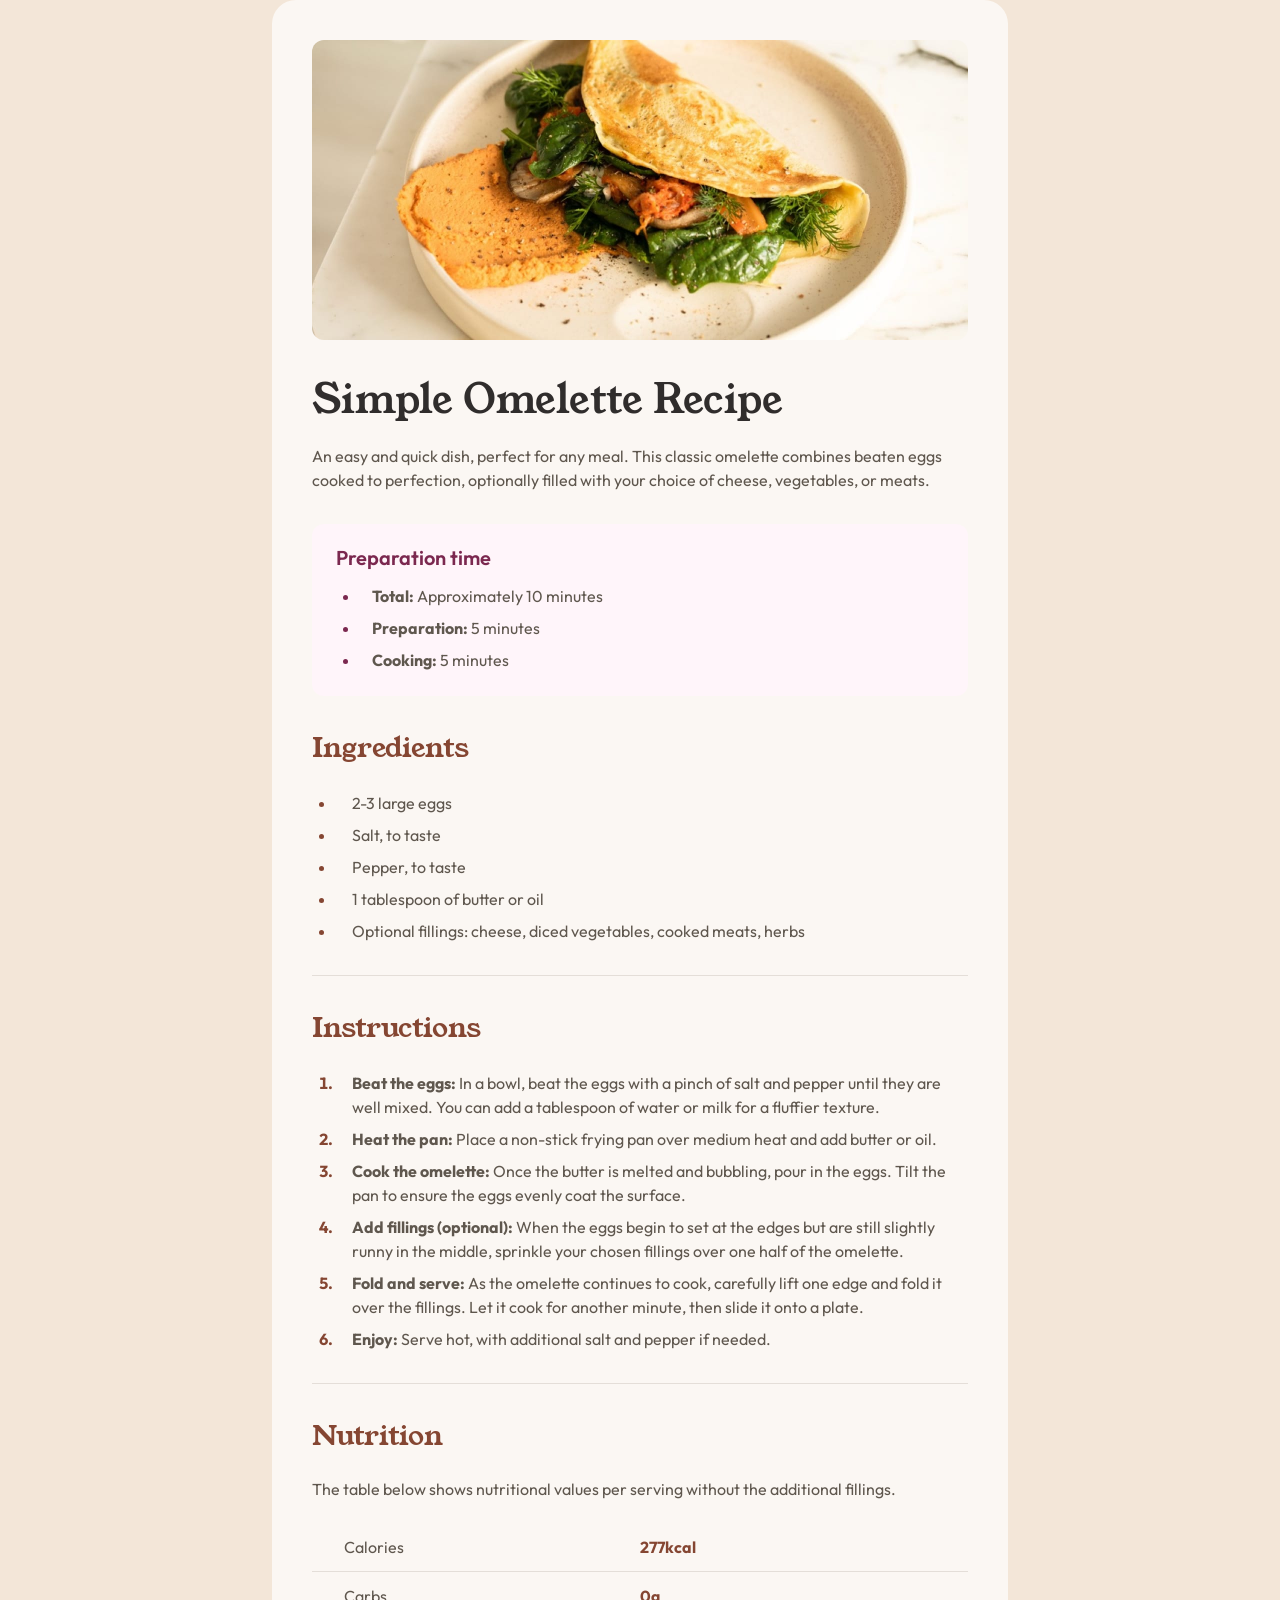
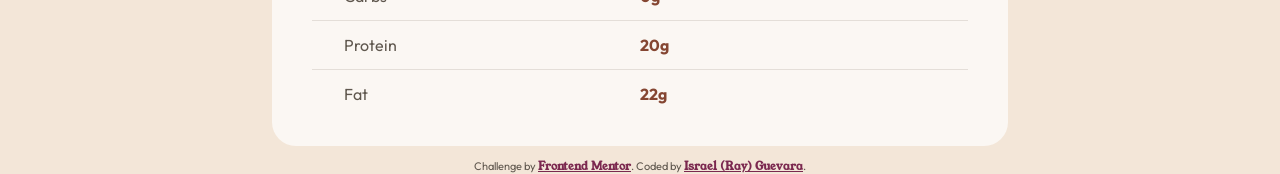
<file: index.html>
<!doctype html>
<html lang="en">
  <head>
    <meta charset="UTF-8" />
    <meta name="viewport" content="width=device-width, initial-scale=1.0" />
    <!-- displays site properly based on user's device -->

    <link
      rel="icon"
      type="image/png"
      sizes="32x32"
      href="assets/images/favicon-32x32.png?v=2"
    />

    <title>Frontend Mentor | Recipe page</title>

    <link rel="stylesheet" href="styles.css" />
  </head>
  <body>
    <!-- Main landmark: is the central topic of the HTML document -->
    <main>
      <!-- Article: self-contained, independant and reusable element -->
      <article class="recipe-card">
        <img
          class="recipe-card__img"
          src="assets/images/image-omelette.jpeg"
          alt=""
        />
        <!-- 
  STRUCTURAL INNER ROOM: 
  This container decouples text content from the hero image hierarchy. It allows the image to remain "Full-Bleed" (touching the edges) on mobile while providing the necessary "bubble wrap" (padding) to the text sections to ensure structural integrity and optimal legibility on small screens. 
  -->
        <div class="recipe-card__media-query-text">
          <!-- Header: introductory content -->
          <header>
            <h1 class="recipe-card__title">Simple Omelette Recipe</h1>
            <p class="recipe-card__description">
              An easy and quick dish, perfect for any meal. This classic
              omelette combines beaten eggs cooked to perfection, optionally
              filled with your choice of cheese, vegetables, or meats.
            </p>
          </header>

          <!-- Section: generic standalone section of a document, usually has a heading -->
          <section class="recipe-card__preparation-stats">
            <h3 class="recipe-card__preparation-time">Preparation time</h3>
            <!-- Unordered list: by default rendered as a bulleted list -->
            <ul class="recipe-card__prep-list">
              <li>
                <!-- Time: represents a specific period of time, translate dates into machine-readeble format -->
                <time datetime="PT10M"
                  ><span class="recipe-card__time-head">Total:</span>
                  Approximately 10 minutes</time
                >
              </li>
              <li>
                <time datetime="PT5M"
                  ><span class="recipe-card__time-head">Preparation:</span> 5
                  minutes</time
                >
              </li>
              <li>
                <time datetime="PT5M"
                  ><span class="recipe-card__time-head">Cooking:</span> 5
                  minutes</time
                >
              </li>
            </ul>
          </section>

          <section>
            <h2 class="recipe-card__subtitle">Ingredients</h2>
            <ul class="recipe-card__ingredient-list">
              <li class="recipe-card__ingredient-item">
                <p>2-3 large eggs</p>
              </li>
              <li class="recipe-card__ingredient-item">
                <p>Salt, to taste</p>
              </li>
              <li class="recipe-card__ingredient-item">
                <p>Pepper, to taste</p>
              </li>
              <li class="recipe-card__ingredient-item">
                <p>1 tablespoon of butter or oil</p>
              </li>
              <li class="recipe-card__ingredient-item">
                <p>
                  Optional fillings: cheese, diced vegetables, cooked meats,
                  herbs
                </p>
              </li>
            </ul>
          </section>

          <hr />

          <section>
            <h2 class="recipe-card__subtitle">Instructions</h2>
            <!-- Ordered list: redered as a numbered list, using its attrribute type you can chose letters, Roman numerals o plain numbers (default) -->
            <ol class="recipe-card__instruction-list">
              <li>
                <p>
                  <span class="recipe-card__instruction-step"
                    >Beat the eggs:</span
                  >
                  In a bowl, beat the eggs with a pinch of salt and pepper until
                  they are well mixed. You can add a tablespoon of water or milk
                  for a fluffier texture.
                </p>
              </li>
              <li>
                <p>
                  <span class="recipe-card__instruction-step"
                    >Heat the pan:</span
                  >
                  Place a non-stick frying pan over medium heat and add butter
                  or oil.
                </p>
              </li>
              <li>
                <p>
                  <span class="recipe-card__instruction-step"
                    >Cook the omelette:</span
                  >
                  Once the butter is melted and bubbling, pour in the eggs. Tilt
                  the pan to ensure the eggs evenly coat the surface.
                </p>
              </li>
              <li>
                <p>
                  <span class="recipe-card__instruction-step"
                    >Add fillings (optional):</span
                  >
                  When the eggs begin to set at the edges but are still slightly
                  runny in the middle, sprinkle your chosen fillings over one
                  half of the omelette.
                </p>
              </li>
              <li>
                <p>
                  <span class="recipe-card__instruction-step"
                    >Fold and serve:</span
                  >
                  As the omelette continues to cook, carefully lift one edge and
                  fold it over the fillings. Let it cook for another minute,
                  then slide it onto a plate.
                </p>
              </li>
              <li>
                <p>
                  <span class="recipe-card__instruction-step">Enjoy:</span>
                  Serve hot, with additional salt and pepper if needed.
                </p>
              </li>
            </ol>
          </section>

          <hr />

          <section>
            <h2 class="recipe-card__subtitle">Nutrition</h2>
            <p>
              The table below shows nutritional values per serving without the
              additional fillings.
            </p>
            <!-- Table: this element represents tabular-data using rows and columns -->
            <table class="recipe-card__table">
              <caption class="recipe-card__caption-sr-only">
                Nutrition per serving
              </caption>
              <!-- Table body: encapsulates a series of rows (tr) -->
              <tbody>
                <tr>
                  <!-- Table header: head of a table group, representing calories, carbs, protein -->
                  <th>Calories</th>
                  <!-- Table data: it contains the actual data, like 277kcal, 0g, 20g -->
                  <td>277kcal</td>
                </tr>
                <tr>
                  <th>Carbs</th>
                  <td>0g</td>
                </tr>

                <tr>
                  <th>Protein</th>
                  <td>20g</td>
                </tr>

                <tr>
                  <th>Fat</th>
                  <td>22g</td>
                </tr>
              </tbody>
            </table>
          </section>
        </div>
      </article>
    </main>

    <footer class="attribution">
      Challenge by
      <a
        href="https://www.frontendmentor.io?ref=challenge"
        target="_blank"
        rel="noopener noreferrer"
        >Frontend Mentor</a
      >. Coded by
      <a
        href="https://github.com/ezra1492"
        target="_blank"
        rel="noopener noreferrer"
        >Israel (Ray) Guevara</a
      >.
    </footer>
  </body>
</html>
</file>
<file: styles.css>
/* ============== 
 BOX MODEL RESET ↓
================= */
*,
*::before,
*::after {
  box-sizing: border-box;
  margin: 0;
  padding: 0;
}

/* ===== 
 FONTS ↓
======== */

@font-face {
  font-family: "Outfit";
  src: url(assets/fonts/outfit/Outfit-VariableFont_wght.woff2) format("woff2"); /* By declaring the format the browser reads it and in case it isn't supported, the user won't spend data in assets the browser won't be able to use */
  font-weight: 100 900; /* covers all weights (100-900) to save loading time */
  font-style: normal;
  font-display: swap; /* Accessibility: shows fallback font while oufit loads */
}

@font-face {
  font-family: "Young Serif";
  src: url(assets/fonts/young-serif/YoungSerif-Regular.woff2) format("woff2");
  font-weight: 400; /* used for the recipe title */
  font-style: normal;
  font-display: swap;
}

/* Entiendo que es recomendable transformar las fuentes de ttf a woff2 para hacerlas más ligeras y que carguen más rápido */

/* =================
DESIGN TOKEN VAULT ↓
==================== */
:root {
  /* ------
  SPACING ↓
  --------- */

  /* PRIMITIVE SPACING (The what, raw units) */
  --sp-1600: 8rem; /* 128px */
  --sp-600: 3rem; /* 48px */
  --sp-500: 2.5rem; /* 40px */
  --sp-450: 2.25rem; /* 36px */
  --sp-400: 2rem; /* 32px */
  --sp-350: 1.75rem; /* 28px */
  --sp-300: 1.5rem; /* 24px */
  --sp-250: 1.25rem; /* 20px */
  --sp-200: 1rem; /* 16px */
  --sp-150: 0.75rem; /* 12px */
  --sp-100: 0.5rem; /* 8px */

  /* ATTRIBUTION */
  --sp-fs-footer: 0.6875rem; /* 11px */
  --sp-br-footer: 0.25rem; /* 4px */

  /* VIEWPORT BOUNDARIES */
  --sp-wd-min: 23.4375rem; /* 375px Mobile, min-width */
  --sp-wd-max: 46rem; /* 736px Dessktop, max-width */

  /* SEMANTIC SPACING (the why, the purpose) */
  --wd-recipe-card: clamp(var(--sp-wd-min), 90vw, var(--sp-wd-max));

  /* FONT SIZE */
  --fs-title: var(--sp-500); /* 40px */
  --fs-subtitle: var(--sp-350); /* 28px */
  --fs-prep-time: var(--sp-250); /* 20px */
  --fs-paragraph: var(--sp-200); /* 16px */
  --fs-footer: var(--sp-fs-footer); /* 11px */
  --fs-mq-title: var(--sp-450); /* 36px */

  /* PADDING: Internal 'bubble wrap' for our boxes*/
  --pd-recipe-card: var(--sp-500);
  --pd-prep-time: var(--sp-300);
  --pd-ul: var(--sp-300); /* Moves the entire list container */
  --pd-list: var(--sp-200); /* Internal space for every line in the item */
  --pd-instructions: var(--sp-300);
  --pd-th: var(--sp-400);
  --pd-table: var(--sp-150) 0;
  --pd-media-query: 0 var(--sp-400) var(--sp-500);
  --pd-mq-ul: var(--sp-200);

  /* MARGIN: Empty space between separate boxes */
  --mrg-title: var(--sp-500) 0 var(--sp-300);
  --mrg-subtitle: var(--sp-300);
  --mrg-description: var(--sp-400);
  --mrg-prep-time: var(--sp-200);
  --mrg-list-bottom: var(--sp-100);
  --mrg-hr: var(--sp-400) 0;
  --mrg-attribution: var(--sp-150);

  /* TEXT INDENT: Only moves the very first line of text */
  --ti-list: var(--sp-150);

  /* BORDER RADIUS */
  --br-big: var(--sp-300);
  --br-small: var(--sp-150);
  --br-attribution: var(--sp-br-footer);

  /* ------
  SPACING ↑
  --------- */

  --border-hr: 1px solid var(--clr-hr);

  /* ----
  COLOR ↓
  ------- */

  /* PRIMITIVE COLOR */
  --clr-stone-100: hsl(30, 54%, 90%); /* body background */
  --clr-white: rgba(255, 255, 255, 70%); /* card background */
  --clr-rose-50: hsl(330, 100%, 98%); /* prep-time background */
  --clr-stone-900: hsl(24, 5%, 18%); /* titile */
  --clr-stone-600: hsl(30, 10%, 34%); /* paragraph + bulleted points + th */
  --clr-rose-800: hsl(332, 51%, 32%); /* prep-time title + bulleted points */
  --clr-brown-800: hsl(14, 45%, 36%); /* subtitle + ol + td */
  --clr-anchor: hsl(228, 45%, 44%);
  --clr-stone-150: hsl(30, 18%, 87%); /* hr */

  /* SEMANTIC COLOR */
  --clr-card: var(--clr-white);
  --clr-title: var(--clr-stone-900);
  --clr-subtitle: var(--clr-brown-800);
  --clr-prep-time-title: var(--clr-rose-800);
  --clr-prep-time-background: var(--clr-rose-50);
  --clr-paragraph: var(--clr-stone-600);
  --clr-hr: var(--clr-stone-150);
  --clr-links: var(--clr-rose-800);
  --clr-links-active: var(--clr-rose-50);

  /* ----
  COLOR ↑
  ------- */

  /* --------
  TYPOGRAPHY ↓
  ------------ */

  /* FONT FAMILY */
  --ff-titles: "Young Serif", serif;
  --ff-paragraphs: "Outfit", sans-serif;

  /* FONT WEIGHT */
  --fw-paragraph: 400;
  --fw-prep-time: 600;
  --fw-bold: 700;

  /* LINE HEIGHT */
  --lh-100: 1; /* title, subtitle, prep-time, ol lists */
  --lh-150: 1.5; /* paragraphs, ul lists and table data */

  /* --------
  TYPOGRAPHY ↑
  ------------ */
}
/* =================
DESIGN TOKEN VAULT ↑
==================== */

/* =================
RECIPE CARD DESIGN ↓
==================== */

body {
  display: flex;
  flex-direction: column;
  justify-content: center;
  align-items: center;
  min-height: 100vh;
  background-color: var(--clr-stone-100);
}

.recipe-card {
  padding: var(--pd-recipe-card);
  width: var(--wd-recipe-card);
  /* Typography (Inherited Properties) 
     These values flow down to all children unless overridden */
  font-family: var(--ff-paragraphs);
  font-size: var(--fs-paragraph);
  font-weight: var(--fw-paragraph);
  color: var(--clr-paragraph);
  border-radius: var(--br-big);
  background-color: var(--clr-card);
}

.recipe-card__img {
  display: block;
  width: 100%;
  border-radius: var(--br-small);
}

/* ----------------
   HEADER SECTION ↓
   ---------------- */

.recipe-card__title {
  display: block;
  margin: var(--mrg-title);
  font-family: var(--ff-titles);
  font-size: var(--fs-title);
  font-weight: var(--fw-paragraph); /* override User Agent Stylesheet */
  line-height: var(--lh-100);
  color: var(--clr-title);
}

.recipe-card__description {
  display: block; /* <p> is a block element by default  */
  margin-bottom: var(--mrg-description);
  line-height: var(--lh-150);
}

/* ----------------
   HEADER SECTION ↑
   ---------------- */

/* ---------------------
   PREPARATION SECTION ↓
   --------------------- */

.recipe-card__preparation-stats {
  padding: var(--pd-prep-time);
  margin-bottom: var(--mrg-description);
  border-radius: var(--br-small);
  background-color: var(--clr-prep-time-background);
}

/* Flexbox puts gaps between the li items inside the ul */
.recipe-card__prep-list {
  display: flex;
  flex-direction: column;
  gap: var(--mrg-list-bottom);
}

.recipe-card__preparation-time {
  margin-bottom: var(--mrg-prep-time);
  font-size: var(--fs-prep-time);
  font-weight: var(--fw-prep-time);
  line-height: var(--lh-100);
  color: var(--clr-prep-time-title);
}

.recipe-card__preparation-stats time {
  display: block;
  line-height: var(--lh-150);
  text-indent: var(--ti-list); /* Moves only the start of the time text */
}

.recipe-card__preparation-stats ul {
  padding-left: var(--pd-ul); /* Aligns the bullets under the title */
}

.recipe-card__preparation-stats li::marker {
  color: var(--clr-prep-time-title); /* Makes bullets match the section color */
}

.recipe-card__time-head {
  font-weight: var(--fw-bold);
}

/* ---------------------
   PREPARATION SECTION ↑
   --------------------- */

.recipe-card__subtitle {
  margin-bottom: var(--mrg-subtitle);
  /* Typography (Specific overrides) */
  font-family: var(--ff-titles);
  font-size: var(--fs-subtitle);
  font-weight: var(--fw-paragraph);
  color: var(--clr-subtitle);
}

/* ---------------------
   INGREDIENTS SECTION ↓
   --------------------- */

.recipe-card__ingredient-list {
  display: flex;
  flex-direction: column;
  gap: var(--mrg-list-bottom);
  padding-left: var(--pd-ul); /* Aligns the bullets under the title */
  line-height: var(--lh-150);
}

.recipe-card__ingredient-list li {
  padding-left: var(--pd-list); /* Adds space for all lines of the ingredient */
}

.recipe-card__ingredient-list li::marker {
  color: var(--clr-subtitle); /* Makes bullets match the section color */
}

/* ---------------------
   INGREDIENTS SECTION ↑
   --------------------- */

hr {
  margin: var(--mrg-hr);
  border: 0; /* override User Agent Stylesheet */
  border-top: var(--border-hr); /* Applies our clean, flat design line */
  color: var(--clr-hr);
}

/* ----------------------
   INSTRUCTIONS SECTION ↓
   ---------------------- */

.recipe-card__instruction-list {
  display: flex;
  flex-direction: column;
  gap: var(
    --mrg-list-bottom
  ); /* Flexbox gap ensures total control over child spacing, eliminating redundant margins on the final list item */
  padding-left: var(--pd-instructions);
  line-height: var(--lh-150);
}

.recipe-card__instruction-list li::marker {
  font-weight: var(--fw-bold);
  color: var(--clr-subtitle);
}

.recipe-card__instruction-list li {
  padding-left: var(--pd-list);
}

.recipe-card__instruction-step {
  font-weight: var(--fw-bold);
}

/* ----------------------
   INSTRUCTIONS SECTION ↑
   ---------------------- */

/* -------------------
   NUTRITION SECTION ↓
   ------------------- */

.recipe-card__table {
  border-collapse: collapse; /* remove gaps between cells */
  width: 100%; /* Occupy 100% of the parent container's width */
  margin-top: var(--mrg-subtitle);
  text-align: left;
}

.recipe-card__table th,
.recipe-card__table td {
  padding: var(--pd-table);
  border-bottom: var(--border-hr);
  font-weight: var(--fw-paragraph);
  line-height: var(--lh-150);
}

.recipe-card__table tr:last-child th,
.recipe-card__table tr:last-child td {
  border-bottom: none;
  padding-bottom: 0;
}

.recipe-card__table th {
  padding-left: var(--pd-th);
}

.recipe-card__table td {
  width: 50%; /* Box Model: Splitting the table into two equal 50% halves establishes a fixed central axis. This ensures that all labels and values remain perfectly aligned vertically, preventing layout shifts regardless of text length. */
  font-weight: var(--fw-bold);
  color: var(--clr-subtitle);
}

/* Accessibility Utility: The "Invisibility Cloak" 
   This hides elements from the eyes but keeps them for Screen Readers */
.recipe-card__caption-sr-only {
  /* Takes the box off the shelf so it doesn't take up any space in the layout */
  position: absolute;

  /* Shrinks the box down to the size of a tiny grain of sand */
  width: 1px;
  height: 1px;

  /* Removes all the internal "bubble wrap" (padding) and the box itself (border) */
  border: 0;
  padding: 0;

  /* Pushes that tiny grain outside the visible area just to be safe */
  margin: -1px;
  /* Acts like "scissors" to cut off any content that tries to stick out of the tiny box */
  overflow: hidden;
  clip: rect(0, 0, 0, 0);

  /* Forces the text to stay in one line so it doesn't try to make the box taller */
  white-space: nowrap;
}

/* -------------------
   NUTRITION SECTION ↑
   ------------------- */

/* ----------------
   FOOTER SECTION ↓
   ---------------- */

.attribution {
  margin-top: var(--mrg-attribution);
  font-family: var(--ff-paragraphs);
  font-size: var(--fs-footer);
  text-align: center;
  color: var(--clr-paragraph);
}
.attribution a {
  font-family: var(--ff-titles);
  font-weight: var(--fw-bold);
  color: var(--clr-links);
  transition:
    background-color 0.3s ease,
    color 0.3s ease;
}

.attribution a:hover,
.attribution a:focus-visible {
  color: var(--clr-links-active);
  border-radius: var(--br-attribution);
  background-color: var(--clr-links);
}

/* ----------------
   FOOTER SECTION ↑
   ---------------- */

/* -----------------------------
   MEDIA QUERY (Mobile Sensor) ↓
   Protocol: Screens <= 375px (Figma Spec).
   Purpose: Implements Full-Bleed layout for the image while protecting text readability with an inner wrapper.
   ----------------------------- */

@media screen and (max-width: 375px) {
  /* CARD + HERO */

  /* Viewport Context: Removes the outer 'bubble wrap' */
  body {
    padding: 0;
  }

  .recipe-card__media-query-text {
    padding: var(--pd-media-query);
  }

  /* Box Model & Visuals: Achieving Full-Bleed integration */
  .recipe-card {
    padding: 0;
    border-radius: 0;
  }

  /* Image integrates with the device edges */
  .recipe-card__img {
    width: 100%;
    border-radius: 0;
  }

  /* TITLE */
  .recipe-card__title {
    font-size: var(--fs-mq-title); /* 36px - Figma Mobile Spec */
    line-height: var(--lh-100);
  }

  /* PREP TIME */
  .recipe-card__preparation-stats time {
    padding-left: var(--pd-mq-ul);
    text-indent: 0; /* Resets desktop indent for cleaner mobile layout */
  }
}

/* -------------
   MEDIA QUERY ↑
   ------------- */

/* =================
RECIPE CARD DESIGN ↑
==================== */
</file>
